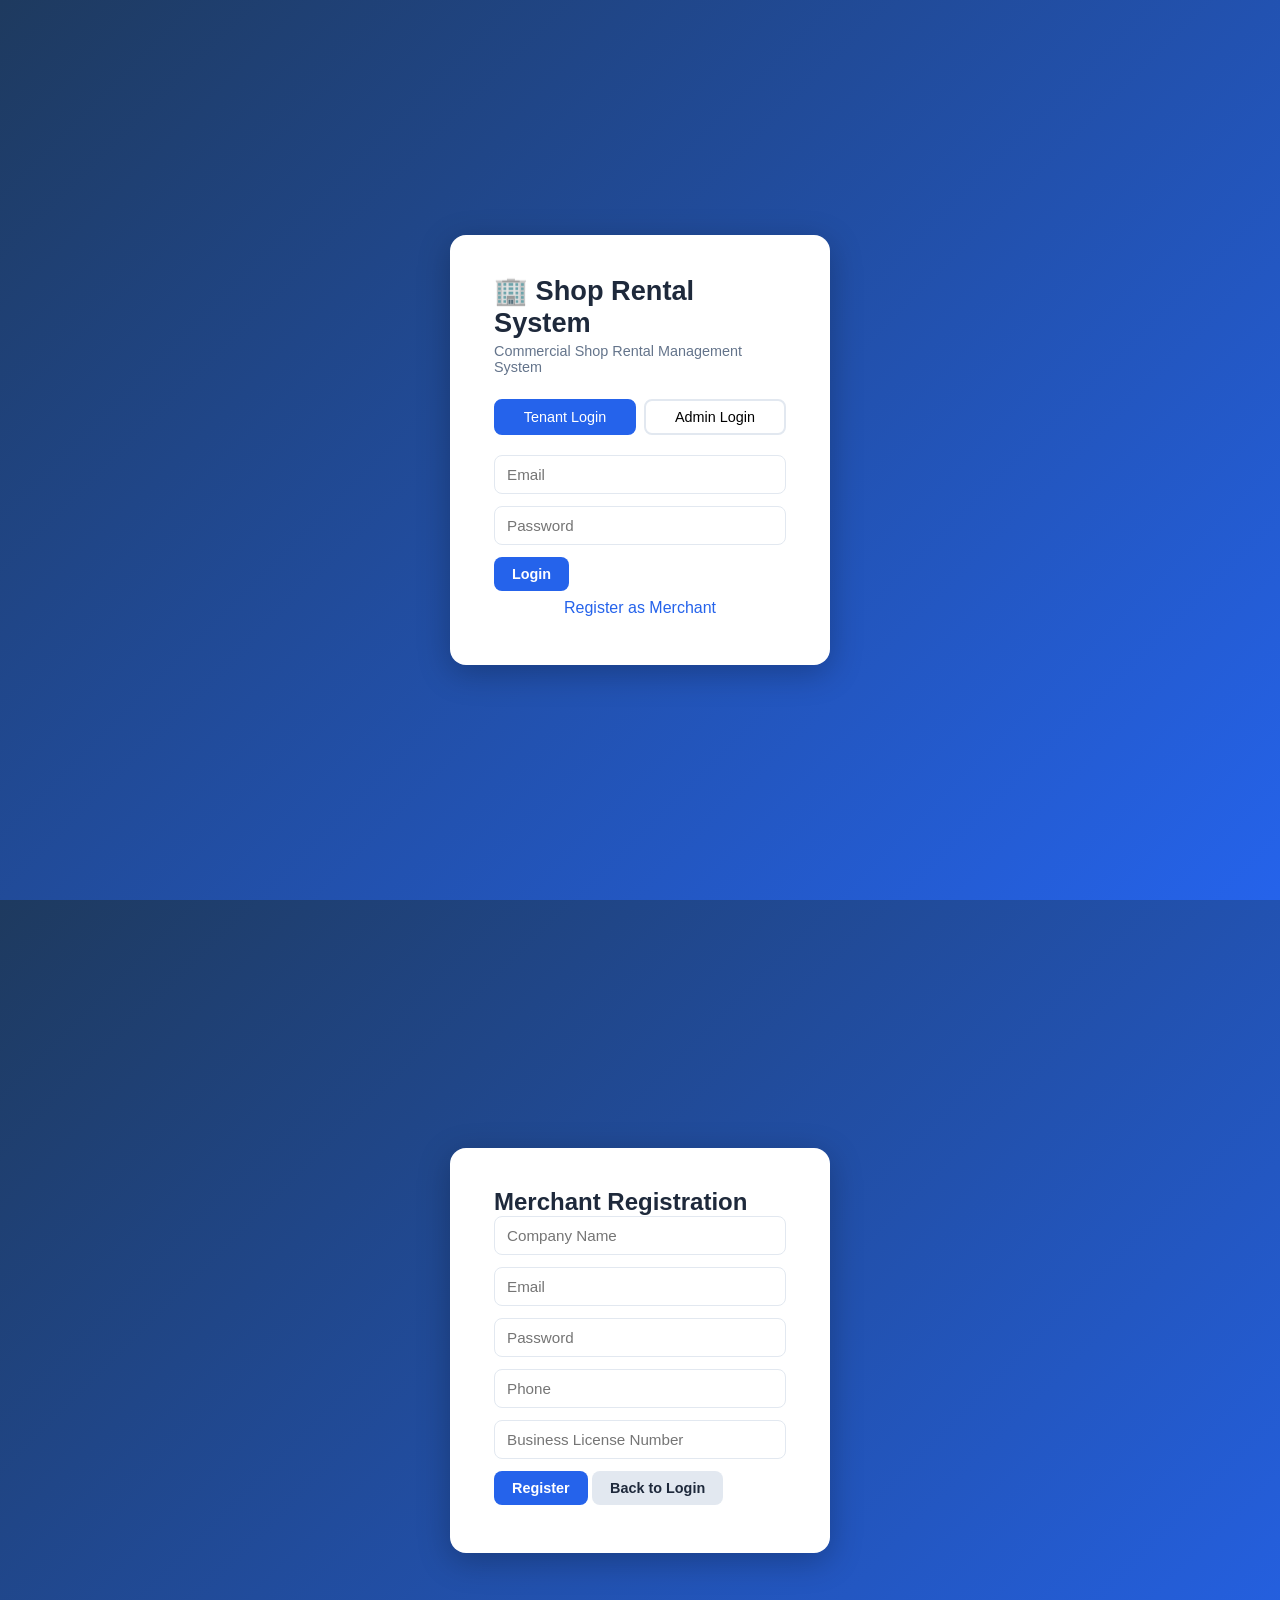
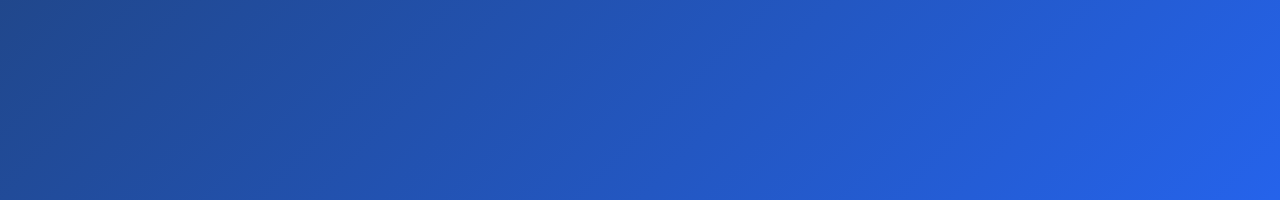
<file: Code/frontend/index.html>
<!DOCTYPE html>
<html lang="zh-HK">
<head>
  <meta charset="UTF-8" />
  <meta name="viewport" content="width=device-width, initial-scale=1.0" />
  <title>Commercial Shop Rental System</title>
  <link rel="stylesheet" href="css/style.css?v=2" />
</head>
<body>

<!-- ===== LOGIN SCREEN ===== -->
<div id="loginScreen" class="screen active">
  <div class="login-card">
    <h1>🏢 Shop Rental System</h1>
    <p class="sub">Commercial Shop Rental Management System</p>
    <div class="tab-row">
      <button class="tab-btn active" onclick="switchLoginTab('merchant')">Tenant Login</button>
      <button class="tab-btn" onclick="switchLoginTab('admin')">Admin Login</button>
    </div>
    <div id="merchantLoginForm">
      <input type="email" id="mEmail" placeholder="Email" />
      <input type="password" id="mPass" placeholder="Password" />
      <button class="btn-primary" onclick="merchantLogin()">Login</button>
      <p style="text-align:center;margin-top:8px"><a href="#" onclick="showRegisterScreen()">Register as Merchant</a></p>
    </div>
    <div id="adminLoginForm" style="display:none">
      <input type="text" id="aUser" placeholder="Username" />
      <input type="password" id="aPass" placeholder="Password" />
      <button class="btn-primary" onclick="adminLogin()">Login</button>
    </div>
    <p id="loginErr" class="error-msg"></p>
  </div>
</div>

<!-- ===== REGISTER SCREEN ===== -->
<div id="registerScreen" class="screen">
  <div class="login-card">
    <h2>Merchant Registration</h2>
    <input type="text" id="regName" placeholder="Company Name" />
    <input type="email" id="regEmail" placeholder="Email" />
    <input type="password" id="regPass" placeholder="Password" />
    <input type="text" id="regPhone" placeholder="Phone" />
    <input type="text" id="regLicense" placeholder="Business License Number" />
    <button class="btn-primary" onclick="registerMerchant()">Register</button>
    <button class="btn-secondary" onclick="showScreen('loginScreen')">Back to Login</button>
    <p id="regMsg" class="error-msg"></p>
  </div>
</div>

<!-- ===== MERCHANT DASHBOARD ===== -->
<div id="merchantDash" class="screen">
  <nav class="navbar">
    <span class="logo">🏢 Shop Rental</span>
    <div class="nav-links">
      <button onclick="showMerchantPage('shopBrowser')">Browse Shops</button>
      <button onclick="showMerchantPage('myContracts')">My Contracts</button>
      <button onclick="showMerchantPage('myPayments')">Payments</button>
    </div>
    <button class="btn-logout" onclick="logout()">Logout (<span id="mUserName"></span>)</button>
  </nav>

  <!-- Shop Browser -->
  <div id="shopBrowser" class="page active">
    <div class="page-header">
      <h2>Browse Available Shops</h2>
      <div class="view-toggle">
        <button id="btnGridView" class="active" onclick="setView('grid')">🗺 Floor Plan</button>
        <button id="btnListView" onclick="setView('list')">📋 List View</button>
      </div>
    </div>
    <div class="filter-row">
      <select id="filterBuilding" onchange="loadShops()">
        <option value="">All Buildings</option>
      </select>
      <select id="filterType" onchange="loadShops()">
        <option value="">All Types</option>
      </select>
      <select id="filterStatus" onchange="loadShops()">
        <option value="">All Statuses</option>
        <option value="AVAILABLE">Available</option>
        <option value="OCCUPIED">Occupied</option>
        <option value="MAINTENANCE">Maintenance</option>
      </select>
    </div>

    <!-- Floor Plan Grid View -->
    <div id="floorPlanView">
      <div id="floorPlanContainer"></div>
    </div>

    <!-- List View -->
    <div id="listView" style="display:none">
      <div id="shopList" class="card-grid"></div>
    </div>
  </div>

  <!-- My Contracts -->
  <div id="myContracts" class="page">
    <h2>My Lease Contracts</h2>
    <div id="contractList" class="table-wrap"></div>
  </div>

  <!-- My Payments -->
  <div id="myPayments" class="page">
    <h2>Payments</h2>
    <div id="paymentList" class="table-wrap"></div>
  </div>
</div>

<!-- ===== ADMIN DASHBOARD ===== -->
<div id="adminDash" class="screen">
  <nav class="navbar">
    <span class="logo">🔧 Admin Panel</span>
    <div class="nav-links">
      <button onclick="showAdminPage('adminDashboard')">Dashboard</button>
      <button onclick="showAdminPage('adminBuildings')">Buildings</button>
      <button onclick="showAdminPage('adminShops')">Shops</button>
      <button onclick="showAdminPage('adminMerchants')">Merchants</button>
      <button onclick="showAdminPage('adminContracts')">Contracts</button>
      <button onclick="showAdminPage('adminPayments')">Payments</button>
      <button onclick="showAdminPage('adminReports')">Reports</button>
    </div>
    <button class="btn-logout" onclick="logout()">Logout (<span id="aUserName"></span>)</button>
  </nav>

  <!-- Dashboard Overview -->
  <div id="adminDashboard" class="page active">
    <h2>Dashboard Overview</h2>
    <div id="reportCards" class="report-cards"></div>
    <h3 style="margin-top:24px">Audit Log</h3>
    <div id="auditLogBox" class="audit-box"></div>
  </div>

  <!-- Buildings -->
  <div id="adminBuildings" class="page">
    <div class="page-header">
      <h2>Buildings Management</h2>
      <button class="btn-primary" onclick="openBuildingModal()">+ Add Building</button>
    </div>
    <div id="buildingTable" class="table-wrap"></div>
  </div>

  <!-- Shops – with floor plan editor -->
  <div id="adminShops" class="page">
    <div class="page-header">
      <h2>Shop Management</h2>
      <select id="adminBuildingSelect" onchange="loadAdminFloorPlan()">
        <option value="">Select Building</option>
      </select>
      <button class="btn-primary" onclick="openShopModal(null)">+ Add Shop</button>
    </div>
    <div id="adminFloorPlanContainer"></div>
    <div id="adminShopTable" class="table-wrap" style="margin-top:20px"></div>
  </div>

  <!-- Merchants -->
  <div id="adminMerchants" class="page">
    <h2>Merchant Management</h2>
    <div id="merchantTable" class="table-wrap"></div>
  </div>

  <!-- Contracts -->
  <div id="adminContracts" class="page">
    <h2>Lease Contract Management</h2>
    <div id="adminContractTable" class="table-wrap"></div>
  </div>

  <!-- Payments -->
  <div id="adminPayments" class="page">
    <h2>Payment Management</h2>
    <div id="adminPaymentTable" class="table-wrap"></div>
  </div>

  <!-- Reports -->
  <div id="adminReports" class="page">
    <h2>Reports</h2>
    <div id="reportDetail" class="report-cards"></div>
  </div>
</div>

<!-- ===== MODALS ===== -->
<!-- Shop Detail / Lease Modal -->
<div id="shopModal" class="modal-overlay" style="display:none">
  <div class="modal">
    <button class="modal-close" onclick="closeModal('shopModal')">✕</button>
    <div id="shopModalContent"></div>
  </div>
</div>

<!-- Shop Edit Modal (Manager) -->
<div id="shopEditModal" class="modal-overlay" style="display:none">
  <div class="modal">
    <button class="modal-close" onclick="closeModal('shopEditModal')">✕</button>
    <h3 id="shopEditTitle">Edit Shop</h3>
    <form id="shopEditForm" onsubmit="submitShopEdit(event)">
      <input type="hidden" id="seId" />
      <input type="hidden" id="seBuildingId" />
      <label>Shop Number <input type="text" id="seNumber" required /></label>
      <label>Floor <input type="number" id="seFloor" required /></label>
      <label>Area (sq ft) <input type="number" step="0.1" id="seArea" required /></label>
      <label>Base Rent (HKD/mo) <input type="number" step="0.01" id="seBaseRent" required /></label>
      <label>Location <input type="text" id="seLocation" /></label>
      <label>Shop Type
        <select id="seShopType"></select>
      </label>
      <label>Grid Row <input type="number" id="seGridRow" min="0" /></label>
      <label>Grid Col <input type="number" id="seGridCol" min="0" /></label>
      <label>Status
        <select id="seStatus">
          <option value="AVAILABLE">Available</option>
          <option value="OCCUPIED">Occupied</option>
          <option value="MAINTENANCE">Maintenance</option>
        </select>
      </label>
      <label>Compliance
        <select id="seCompliance">
          <option value="COMPLIANT">Compliant</option>
          <option value="NON_COMPLIANT">Non-Compliant</option>
          <option value="PENDING">Pending</option>
        </select>
      </label>
      <label>Image URL <input type="text" id="seImageUrl" placeholder="images/shop.jpg" /></label>
      <div class="form-actions">
        <button type="submit" class="btn-primary">Save</button>
        <button type="button" class="btn-secondary" onclick="closeModal('shopEditModal')">Cancel</button>
      </div>
    </form>
  </div>
</div>

<!-- Building Edit Modal -->
<div id="buildingModal" class="modal-overlay" style="display:none">
  <div class="modal">
    <button class="modal-close" onclick="closeModal('buildingModal')">✕</button>
    <h3>Building Details</h3>
    <form id="buildingForm" onsubmit="submitBuilding(event)">
      <input type="hidden" id="bldId" />
      <label>Name <input type="text" id="bldName" required /></label>
      <label>Address <input type="text" id="bldAddress" required /></label>
      <label>Total Floors <input type="number" id="bldFloors" required /></label>
      <label>Grid Rows <input type="number" id="bldRows" value="4" /></label>
      <label>Grid Cols <input type="number" id="bldCols" value="5" /></label>
      <label>Status
        <select id="bldStatus">
          <option value="ACTIVE">Active</option>
          <option value="INACTIVE">Inactive</option>
        </select>
      </label>
      <div class="form-actions">
        <button type="submit" class="btn-primary">Save</button>
        <button type="button" class="btn-secondary" onclick="closeModal('buildingModal')">Cancel</button>
      </div>
    </form>
  </div>
</div>

<!-- Lease Application Modal -->
<div id="leaseModal" class="modal-overlay" style="display:none">
  <div class="modal">
    <button class="modal-close" onclick="closeModal('leaseModal')">✕</button>
    <h3>Apply for Lease</h3>
    <form id="leaseForm" onsubmit="submitLease(event)">
      <input type="hidden" id="leaseShopId" />
      <p id="leaseShopInfo" style="color:#555;margin-bottom:12px"></p>
      <label>Start Date <input type="date" id="leaseStart" required /></label>
      <label>End Date <input type="date" id="leaseEnd" required /></label>
      <div class="form-actions">
        <button type="submit" class="btn-primary">Apply</button>
        <button type="button" class="btn-secondary" onclick="closeModal('leaseModal')">Cancel</button>
      </div>
    </form>
  </div>
</div>

<script src="js/app.js?v=2"></script>
</body>
</html>
</file>
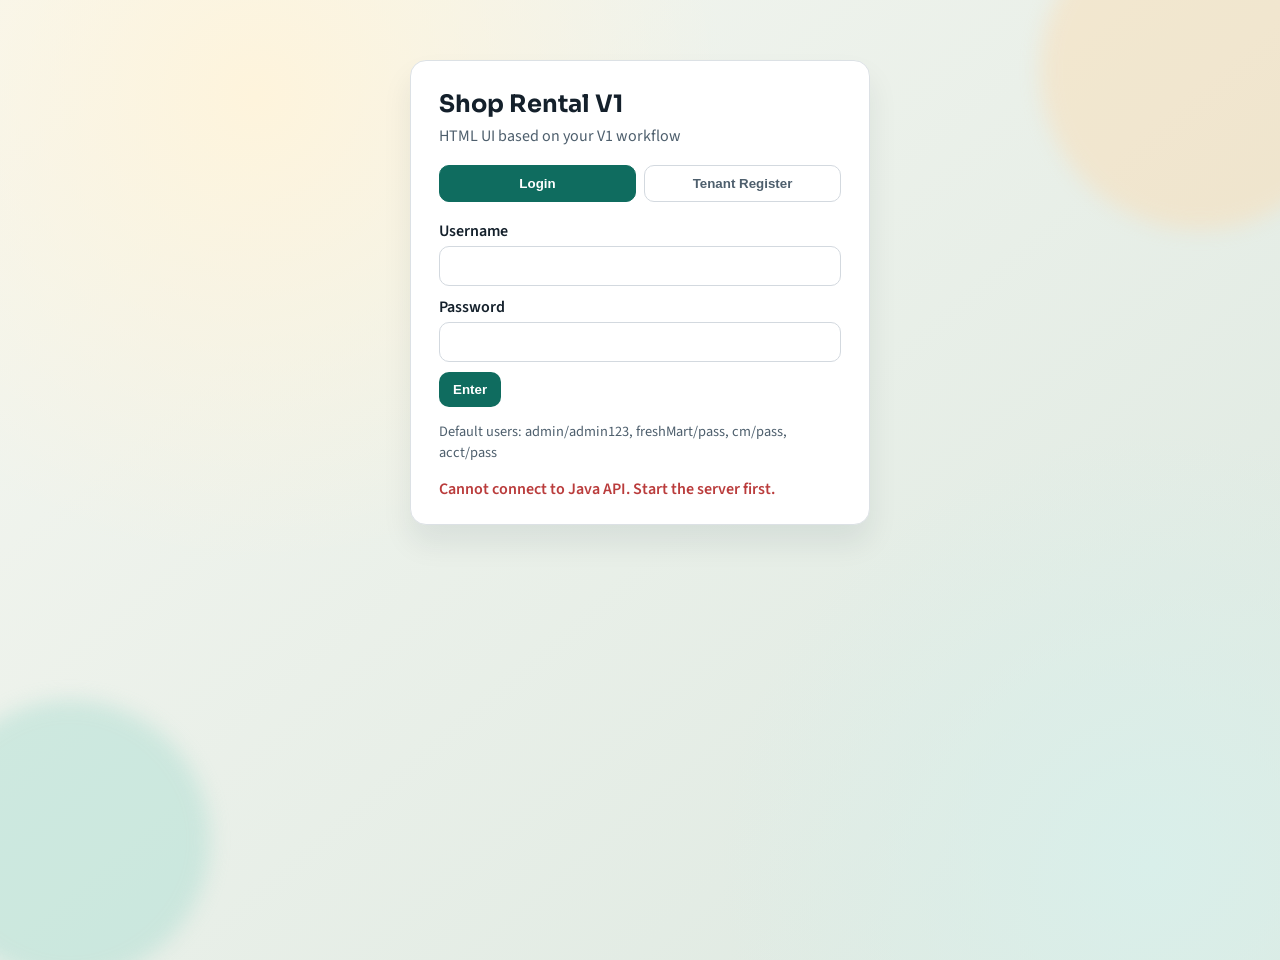
<file: Code/V1/frontend/index.html>
<!DOCTYPE html>
<html lang="en">

<head>
    <meta charset="UTF-8" />
    <meta name="viewport" content="width=device-width, initial-scale=1.0" />
    <title>Shop Rental V1 UI</title>
    <link rel="preconnect" href="https://fonts.googleapis.com" />
    <link rel="preconnect" href="https://fonts.gstatic.com" crossorigin />
    <link
        href="https://fonts.googleapis.com/css2?family=Sora:wght@400;600;700&family=Source+Sans+3:wght@400;600&display=swap"
        rel="stylesheet" />
    <link rel="stylesheet" href="css/style.css" />
</head>

<body>
    <div class="bg-decor bg-decor-a"></div>
    <div class="bg-decor bg-decor-b"></div>

    <main class="app-shell">
        <section id="loginView" class="view active">
            <div class="auth-card glass">
                <h1>Shop Rental V1</h1>
                <p class="sub">HTML UI based on your V1 workflow</p>

                <div class="tabs">
                    <button id="tabLogin" class="tab active" type="button">Login</button>
                    <button id="tabRegister" class="tab" type="button">Tenant Register</button>
                </div>

                <form id="loginForm" class="panel-form active">
                    <label>Username
                        <input id="loginUsername" type="text" required />
                    </label>
                    <label>Password
                        <input id="loginPassword" type="password" required />
                    </label>
                    <button class="btn btn-primary" type="submit">Enter</button>
                </form>

                <form id="registerForm" class="panel-form">
                    <label>Username
                        <input id="regUsername" type="text" required />
                    </label>
                    <label>Password
                        <input id="regPassword" type="password" required />
                    </label>
                    <button class="btn btn-primary" type="submit">Create Tenant Account</button>
                </form>

                <p class="hint">Default users: admin/admin123, freshMart/pass, cm/pass, acct/pass</p>
                <p id="authMessage" class="message"></p>
            </div>
        </section>

        <section id="appView" class="view">
            <header class="topbar glass">
                <div>
                    <h2 id="welcomeText">Welcome</h2>
                    <p id="roleText" class="sub"></p>
                </div>
                <div class="topbar-actions">
                    <button id="btnResetData" class="btn btn-ghost" type="button">Reset Demo Data</button>
                    <button id="btnLogout" class="btn btn-primary" type="button">Logout</button>
                </div>
            </header>

            <nav id="roleNav" class="role-nav"></nav>

            <section class="content-grid">
                <article id="tenantShops" class="panel hidden">
                    <div class="panel-head">
                        <h3>Open Shops</h3>
                        <span class="chip">Tenant</span>
                    </div>
                    <div id="tenantShopList" class="cards"></div>
                </article>

                <article id="tenantContracts" class="panel hidden">
                    <div class="panel-head">
                        <h3>My Contracts</h3>
                        <span class="chip">Tenant</span>
                    </div>
                    <div id="tenantContractList" class="table-wrap"></div>
                </article>

                <article id="tenantSales" class="panel hidden">
                    <div class="panel-head">
                        <h3>Upload Monthly Sales</h3>
                        <span class="chip">Tenant</span>
                    </div>
                    <form id="salesForm" class="inline-form">
                        <label>Month
                            <input id="salesMonth" type="month" required />
                        </label>
                        <label>Total Sales
                            <input id="salesAmount" type="number" min="0" step="0.01" required />
                        </label>
                        <button class="btn btn-primary" type="submit">Generate Payment</button>
                    </form>
                    <p class="hint">Uses the active contract only.</p>
                </article>

                <article id="tenantPayments" class="panel hidden">
                    <div class="panel-head">
                        <h3>My Payments</h3>
                        <span class="chip">Tenant</span>
                    </div>
                    <div id="tenantPaymentList" class="table-wrap"></div>
                </article>

                <article id="managerContracts" class="panel hidden">
                    <div class="panel-head">
                        <h3>Contract Queue</h3>
                        <span class="chip">Contract Manager</span>
                    </div>
                    <div id="managerContractList" class="table-wrap"></div>
                </article>

                <article id="managerShops" class="panel hidden">
                    <div class="panel-head">
                        <h3>Shop Status Management</h3>
                        <span class="chip">Contract Manager</span>
                    </div>
                    <div id="managerShopList" class="table-wrap"></div>
                </article>

                <article id="accountingPayments" class="panel hidden">
                    <div class="panel-head">
                        <h3>Payments Verification</h3>
                        <span class="chip">Accounting</span>
                    </div>
                    <div id="accountingPaymentList" class="table-wrap"></div>
                </article>

                <article id="accountingInspect" class="panel hidden">
                    <div class="panel-head">
                        <h3>Shop Inspection Snapshot</h3>
                        <span class="chip">Accounting</span>
                    </div>
                    <div id="inspectList" class="cards"></div>
                </article>

                <article id="adminUsers" class="panel hidden">
                    <div class="panel-head">
                        <h3>User Management</h3>
                        <span class="chip">System Admin</span>
                    </div>
                    <form id="createUserForm" class="inline-form tight">
                        <label>Role
                            <select id="newUserRole">
                                <option value="tenant">tenant</option>
                                <option value="accounting">accounting</option>
                                <option value="contractmanager">contractmanager</option>
                                <option value="floor">floor</option>
                            </select>
                        </label>
                        <label>Username
                            <input id="newUsername" type="text" required />
                        </label>
                        <label>Password
                            <input id="newUserPassword" type="text" required />
                        </label>
                        <button class="btn btn-primary" type="submit">Create User</button>
                    </form>
                    <div id="adminUserList" class="table-wrap"></div>
                </article>

                <article id="adminShops" class="panel hidden">
                    <div class="panel-head">
                        <h3>Shop CRUD</h3>
                        <span class="chip">System Admin</span>
                    </div>
                    <form id="shopForm" class="inline-form tight">
                        <label>Shop Number
                            <input id="shopNum" type="text" required />
                        </label>
                        <label>Area
                            <input id="shopArea" type="number" min="1" step="0.1" required />
                        </label>
                        <label>Type
                            <select id="shopType">
                                <option>FNB</option>
                                <option>POPUP</option>
                                <option>SOLID</option>
                            </select>
                        </label>
                        <button class="btn btn-primary" type="submit">Create Shop</button>
                    </form>
                    <div id="adminShopList" class="table-wrap"></div>
                </article>

                <article id="auditLogPanel" class="panel hidden">
                    <div class="panel-head">
                        <h3>Activity Log</h3>
                        <span class="chip">System</span>
                    </div>
                    <div id="auditLog" class="log-box"></div>
                </article>
            </section>

            <p id="appMessage" class="message app-msg"></p>
        </section>
    </main>

    <script src="js/app.js"></script>
</body>

</html>
</file>
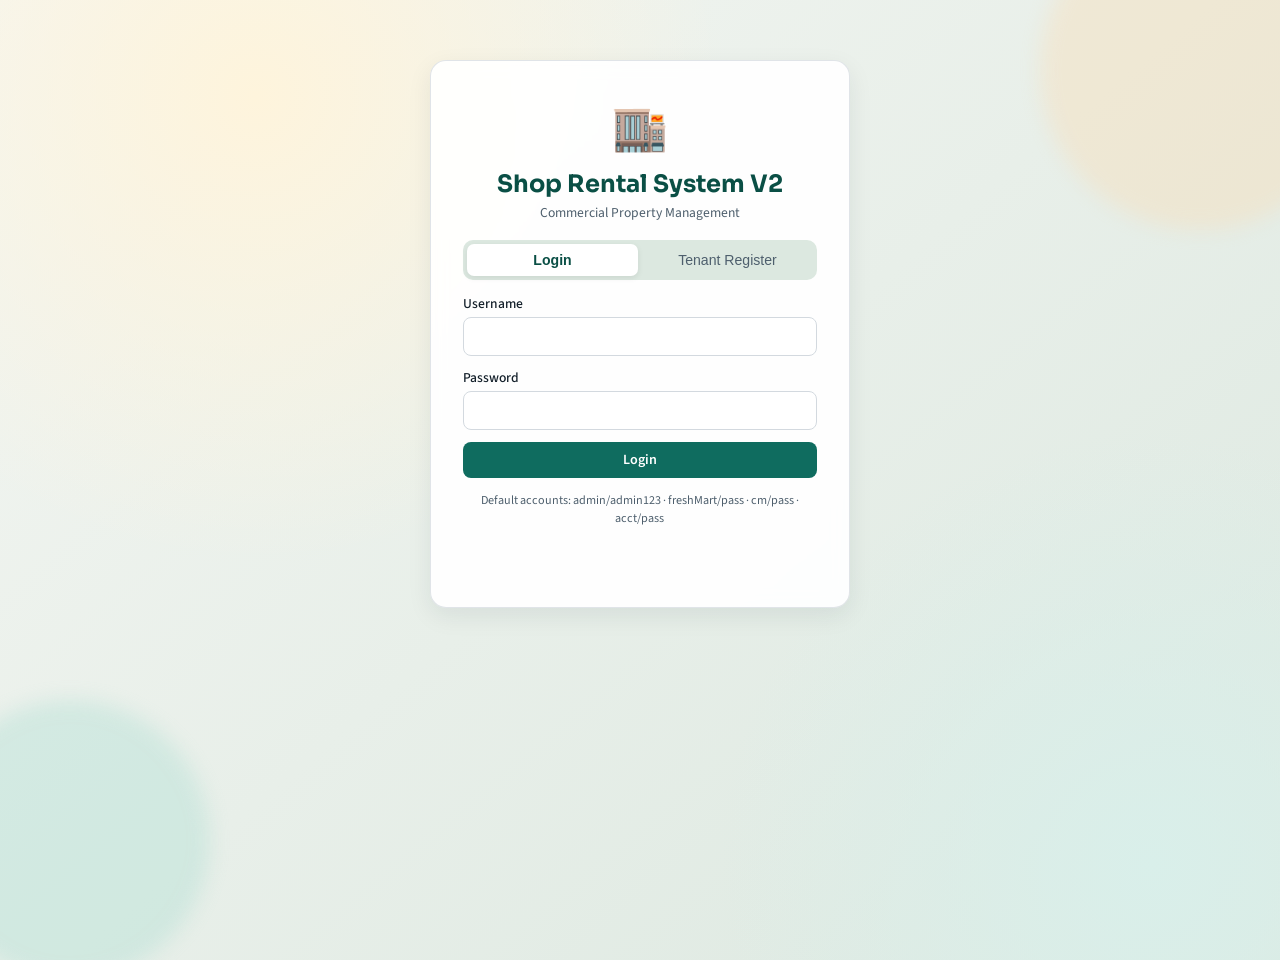
<file: Code/V2/frontend/index.html>
<!DOCTYPE html>
<html lang="en">
<head>
  <meta charset="UTF-8" />
  <meta name="viewport" content="width=device-width, initial-scale=1.0" />
  <title>Shop Rental System V2</title>
  <link rel="preconnect" href="https://fonts.googleapis.com" />
  <link rel="preconnect" href="https://fonts.gstatic.com" crossorigin />
  <link href="https://fonts.googleapis.com/css2?family=Sora:wght@400;600;700&family=Source+Sans+3:wght@400;600&display=swap" rel="stylesheet" />
  <link rel="stylesheet" href="css/style.css" />
</head>
<body>
  <div class="bg-decor bg-decor-a"></div>
  <div class="bg-decor bg-decor-b"></div>

  <main class="app-shell">

    <!-- Login -->
    <section id="loginView" class="view active">
      <div class="auth-card glass">
        <div class="auth-logo">🏬</div>
        <h1>Shop Rental System V2</h1>
        <p class="sub">Commercial Property Management</p>
        <div class="tabs">
          <button id="tabLogin" class="tab active" type="button">Login</button>
          <button id="tabRegister" class="tab" type="button">Tenant Register</button>
        </div>
        <form id="loginForm" class="panel-form active">
          <label>Username <input id="loginUsername" type="text" autocomplete="username" required /></label>
          <label>Password <input id="loginPassword" type="password" autocomplete="current-password" required /></label>
          <button class="btn btn-primary" type="submit">Login</button>
        </form>
        <form id="registerForm" class="panel-form">
          <label>Username <input id="regUsername" type="text" required /></label>
          <label>Password <input id="regPassword" type="password" required /></label>
          <button class="btn btn-primary" type="submit">Create Tenant Account</button>
        </form>
        <p class="hint">Default accounts: admin/admin123 &middot; freshMart/pass &middot; cm/pass &middot; acct/pass</p>
        <p id="authMessage" class="message"></p>
      </div>
    </section>

    <!-- App -->
    <section id="appView" class="view">
      <header class="topbar glass">
        <div class="topbar-brand">
          <span class="topbar-icon">🏬</span>
          <div>
            <h2 id="welcomeText">Welcome</h2>
            <p id="roleText" class="sub"></p>
          </div>
        </div>
        <div class="topbar-actions">
          <button id="btnResetData" class="btn btn-ghost" type="button">Reset Demo Data</button>
          <button id="btnLogout" class="btn btn-primary" type="button">Logout</button>
        </div>
      </header>

      <nav id="roleNav" class="role-nav"></nav>
      <p id="appMessage" class="message app-msg"></p>

      <section class="content-grid">

        <article id="floorPlanPanel" class="panel hidden full-width">
          <div class="panel-head">
            <h3>🗺️ Mall Floor Plan</h3>
            <div style="display:flex;gap:8px;align-items:center;flex-wrap:wrap">
              <span class="chip" id="floorPlanChip">Select a shop</span>
              <button id="btnDrawMode" class="btn btn-sm btn-ghost hidden" type="button">✏️ Draw Shop</button>
            </div>
          </div>
          <!-- Floor tabs -->
          <div id="floorTabs" class="floor-tabs"></div>
          <div id="drawToolbar" class="draw-toolbar hidden">
            <strong>Draw mode:</strong>
            <span>Click &amp; drag empty cells to define shape, then:</span>
            <label>No. <input id="drawShopNum" type="text" placeholder="e.g. C-101" style="width:90px" /></label>
            <label>Area(m²) <input id="drawShopArea" type="number" min="1" step="0.1" placeholder="30" style="width:70px" /></label>
            <label>Type
              <select id="drawShopType">
                <option value="FNB">F&amp;B</option>
                <option value="POPUP">Pop-up</option>
                <option value="SOLID">Solid</option>
              </select>
            </label>
            <button id="btnDrawConfirm" class="btn btn-sm btn-primary" type="button">Add Shop</button>
            <button id="btnDrawCancel" class="btn btn-sm btn-ghost" type="button">Cancel</button>
          </div>
          <div class="floor-plan-wrap">
            <div class="floor-plan-scroll">
              <div id="floorPlanGrid" class="floor-plan-grid"></div>
              <div class="floor-legend">
                <span class="legend-item"><span class="legend-dot open"></span>Available</span>
                <span class="legend-item"><span class="legend-dot closed"></span>Closed</span>
                <span class="legend-item"><span class="legend-dot repair"></span>Under Repair</span>
                <span class="legend-item"><span class="legend-dot rented"></span>Rented</span>
              </div>
              <p id="dragHint" class="drag-hint hidden">✋ Drag to move &nbsp;·&nbsp; ↘ Corner to resize &nbsp;·&nbsp; ✏️ Draw Shop to paint new shape</p>
            </div>
          </div>
        </article>

        <!-- CM: Floor Management -->
        <article id="managerFloors" class="panel hidden">
          <div class="panel-head">
            <h3>Floor Management</h3>
            <span class="chip">Contract Manager</span>
          </div>
          <div id="floorList" class="table-wrap"></div>
          <form id="addFloorForm" class="inline-form" style="margin-top:14px">
            <label>New Floor Name <input id="addFloorName" type="text" placeholder="e.g. 3F" style="max-width:120px" required /></label>
            <button class="btn btn-primary btn-sm" type="submit">Add Floor</button>
          </form>
        </article>

        <!-- Tenant: My Contracts -->
        <article id="tenantContracts" class="panel hidden">
          <div class="panel-head"><h3>My Contracts</h3><span class="chip">Tenant</span></div>
          <div id="tenantContractList" class="table-wrap"></div>
        </article>

        <!-- Tenant: Upload Sales -->
        <article id="tenantSales" class="panel hidden">
          <div class="panel-head"><h3>Upload Monthly Sales</h3><span class="chip">Tenant</span></div>
          <div id="activeTenantContractInfo" class="active-info"></div>
          <form id="salesForm" class="inline-form">
            <label>Month <input id="salesMonth" type="month" required /></label>
            <label>Total Sales <input id="salesAmount" type="number" min="0" step="0.01" required /></label>
            <button class="btn btn-primary" type="submit">Generate Payment</button>
          </form>
        </article>

        <!-- Tenant: Payments -->
        <article id="tenantPayments" class="panel hidden">
          <div class="panel-head"><h3>My Payments</h3><span class="chip">Tenant</span></div>
          <div id="tenantPaymentList" class="table-wrap"></div>
        </article>

        <!-- Manager: Contracts -->
        <article id="managerContracts" class="panel hidden">
          <div class="panel-head"><h3>Contract Management</h3><span class="chip">Contract Manager</span></div>
          <div id="managerContractList" class="table-wrap"></div>
        </article>

        <!-- Manager: Shop Admin -->
        <article id="managerShops" class="panel hidden">
          <div class="panel-head">
            <h3>Shop Management</h3>
            <button id="btnAddShop" class="btn btn-sm btn-primary" type="button">+ Add Shop</button>
          </div>
          <div id="managerShopList" class="table-wrap"></div>
          <div id="shopFormWrap" class="form-wrap hidden">
            <h4 id="shopFormTitle">Add Shop</h4>
            <form id="shopForm">
              <input type="hidden" id="shopFormId" />
              <div class="shop-form-grid">
                <label>Shop No. <input id="shopFormNum" type="text" required /></label>
                <label>Area (m²) <input id="shopFormArea" type="number" min="1" step="0.1" required /></label>
                <label>Type
                  <select id="shopFormType">
                    <option value="FNB">F&amp;B</option>
                    <option value="POPUP">Pop-up</option>
                    <option value="SOLID">Solid</option>
                  </select>
                </label>
                <label>Status
                  <select id="shopFormStatus">
                    <option value="OPEN">Open</option>
                    <option value="CLOSED">Closed</option>
                    <option value="UNDER_REPAIR">Under Repair</option>
                  </select>
                </label>
                <label>Floor
                  <select id="shopFormFloor"></select>
                </label>
              </div>
              <fieldset class="pos-fieldset">
                <legend>Floor Plan Position (or drag on map)</legend>
                <div class="pos-grid">
                  <label>Col <input id="shopFormPosX" type="number" min="0" value="0" /></label>
                  <label>Row <input id="shopFormPosY" type="number" min="0" value="0" /></label>
                  <label>Width <input id="shopFormWidth" type="number" min="1" value="2" /></label>
                  <label>Height <input id="shopFormHeight" type="number" min="1" value="2" /></label>
                </div>
              </fieldset>
              <div class="form-actions" style="margin-top:14px">
                <button class="btn btn-primary" type="submit">Save</button>
                <button class="btn btn-ghost" type="button" id="btnCancelShopForm">Cancel</button>
              </div>
            </form>
          </div>
        </article>

        <!-- Accounting: Payments -->
        <article id="accountingPayments" class="panel hidden">
          <div class="panel-head"><h3>Payment Verification</h3><span class="chip">Accounting</span></div>
          <div id="accountingPaymentList" class="table-wrap"></div>
        </article>

        <!-- Accounting: Inspect -->
        <article id="accountingInspect" class="panel hidden">
          <div class="panel-head"><h3>Shop Inspection</h3><span class="chip">Accounting</span></div>
          <div id="accountingShopList" class="table-wrap"></div>
        </article>

        <!-- Admin: Users -->
        <article id="adminUsers" class="panel hidden">
          <div class="panel-head">
            <h3>User Management</h3>
            <button id="btnAddUser" class="btn btn-sm btn-primary" type="button">+ Add User</button>
          </div>
          <div id="adminUserList" class="table-wrap"></div>
          <div id="userFormWrap" class="form-wrap hidden">
            <h4>Add User</h4>
            <form id="userForm" class="inline-form">
              <label>Role
                <select id="userFormRole">
                  <option value="tenant">Tenant</option>
                  <option value="contractmanager">Contract Manager</option>
                  <option value="accounting">Accounting</option>
                </select>
              </label>
              <label>Username <input id="userFormUsername" type="text" required /></label>
              <label>Password <input id="userFormPassword" type="password" required /></label>
              <div class="form-actions">
                <button class="btn btn-primary" type="submit">Create</button>
                <button class="btn btn-ghost" type="button" id="btnCancelUserForm">Cancel</button>
              </div>
            </form>
          </div>
        </article>

        <!-- Admin: Shops -->
        <article id="adminShops" class="panel hidden">
          <div class="panel-head"><h3>Shop Overview (Admin)</h3></div>
          <div id="adminShopList" class="table-wrap"></div>
        </article>

        <!-- Audit Log -->
        <article id="auditLogPanel" class="panel hidden">
          <div class="panel-head"><h3>📋 Activity Log</h3></div>
          <div id="auditLogList" class="log-list"></div>
        </article>

      </section>
    </section>
  </main>

  <!-- Floating shop info popover -->
  <div id="shopInfoCard" class="shop-popover hidden">
    <button id="shopPopoverClose" class="popover-close" type="button" aria-label="Close">✕</button>
    <h4 id="shopInfoTitle">Shop Info</h4>
    <div id="shopInfoBody"></div>
    <div id="shopInfoActions" class="shop-info-actions"></div>
  </div>

  <!-- Lease Request Modal -->
  <div id="leaseModal" class="modal-overlay hidden">
    <div class="modal glass">
      <h3>Request Lease</h3>
      <p id="leaseModalShopInfo" class="modal-info"></p>
      <form id="leaseForm" class="inline-form">
        <label>Base Rent (HKD/month) <input id="leaseBaseRent" type="number" min="1" step="0.01" required /></label>
        <div class="form-actions">
          <button class="btn btn-primary" type="submit">Submit Request</button>
          <button class="btn btn-ghost" type="button" id="btnCloseLeaseModal">Cancel</button>
        </div>
      </form>
    </div>
  </div>

  <script src="js/app.js"></script>
</body>
</html>
</file>
<file: Code/frontend/css/style.css>
/* ============================================================
   Base Reset & Variables
   ============================================================ */
*, *::before, *::after { box-sizing: border-box; margin: 0; padding: 0; }

:root {
  --primary: #2563eb;
  --primary-dark: #1d4ed8;
  --success: #16a34a;
  --warning: #d97706;
  --danger: #dc2626;
  --bg: #f1f5f9;
  --card: #ffffff;
  --border: #e2e8f0;
  --text: #1e293b;
  --muted: #64748b;
  --radius: 10px;
  --shadow: 0 2px 12px rgba(0,0,0,.08);
}

body { font-family: 'Segoe UI', sans-serif; background: var(--bg); color: var(--text); }

/* ============================================================
   Screens & Pages
   ============================================================ */
.screen { display: none; min-height: 100vh; }
.screen.active { display: block; }

.page { display: none; padding: 28px 36px; }
.page.active { display: block; }

.page-header {
  display: flex; align-items: center; gap: 12px; flex-wrap: wrap;
  margin-bottom: 20px;
}
.page-header h2 { flex: 1; font-size: 1.5rem; }

/* ============================================================
   Login
   ============================================================ */
#loginScreen, #registerScreen {
  display: flex; align-items: center; justify-content: center;
  background: linear-gradient(135deg, #1e3a5f 0%, #2563eb 100%);
}
#loginScreen.active, #registerScreen.active { display: flex; }

.login-card {
  background: var(--card); border-radius: 16px; padding: 40px 44px;
  width: 380px; box-shadow: 0 8px 32px rgba(0,0,0,.25);
}
.login-card h1 { font-size: 1.7rem; margin-bottom: 4px; }
.login-card .sub { color: var(--muted); font-size: .9rem; margin-bottom: 24px; }

.tab-row { display: flex; gap: 8px; margin-bottom: 20px; }
.tab-btn {
  flex: 1; padding: 8px; border: 2px solid var(--border); border-radius: 8px;
  background: transparent; cursor: pointer; font-size: .9rem; transition: all .2s;
}
.tab-btn.active { border-color: var(--primary); background: var(--primary); color: #fff; }

.login-card input, .login-card select {
  width: 100%; padding: 10px 12px; border: 1.5px solid var(--border);
  border-radius: 8px; font-size: .95rem; margin-bottom: 12px; outline: none;
  transition: border-color .2s;
}
.login-card input:focus { border-color: var(--primary); }

/* ============================================================
   Navbar
   ============================================================ */
.navbar {
  display: flex; align-items: center; gap: 8px; padding: 0 24px;
  height: 56px; background: #1e3a5f; color: #fff; flex-wrap: wrap;
}
.navbar .logo { font-size: 1.15rem; font-weight: 700; margin-right: 16px; }
.nav-links { display: flex; gap: 4px; flex: 1; flex-wrap: wrap; }
.nav-links button {
  background: transparent; border: none; color: rgba(255,255,255,.8);
  padding: 6px 12px; border-radius: 6px; cursor: pointer; font-size: .9rem;
  transition: background .2s;
}
.nav-links button:hover { background: rgba(255,255,255,.15); }

/* ============================================================
   Buttons
   ============================================================ */
.btn-primary, .btn-secondary, .btn-logout, .btn-danger, .btn-success {
  padding: 9px 18px; border-radius: 8px; border: none; cursor: pointer;
  font-size: .9rem; font-weight: 600; transition: filter .15s;
}
.btn-primary   { background: var(--primary); color: #fff; }
.btn-primary:hover { filter: brightness(1.1); }
.btn-secondary { background: var(--border); color: var(--text); }
.btn-secondary:hover { filter: brightness(.95); }
.btn-logout    { background: rgba(255,255,255,.15); color: #fff; }
.btn-danger    { background: var(--danger); color: #fff; }
.btn-success   { background: var(--success); color: #fff; }

/* ============================================================
   View Toggle
   ============================================================ */
.view-toggle { display: flex; gap: 4px; }
.view-toggle button {
  padding: 7px 14px; border: 1.5px solid var(--border); border-radius: 8px;
  background: transparent; cursor: pointer; font-size: .85rem; transition: all .2s;
}
.view-toggle button.active { background: var(--primary); color: #fff; border-color: var(--primary); }

/* ============================================================
   Filters
   ============================================================ */
.filter-row { display: flex; gap: 10px; margin-bottom: 16px; flex-wrap: wrap; }
.filter-row select {
  padding: 7px 10px; border: 1.5px solid var(--border); border-radius: 8px;
  font-size: .9rem; cursor: pointer;
}

/* ============================================================
   Floor Plan Grid
   ============================================================ */
.floor-section { margin-bottom: 28px; }
.floor-section h3 { font-size: 1rem; color: var(--muted); margin-bottom: 10px; }

.floor-grid {
  display: inline-grid; gap: 6px; padding: 12px;
  background: #e8edf5; border-radius: 10px;
}

.grid-cell {
  width: 96px; height: 72px; border-radius: 8px; display: flex; flex-direction: column;
  align-items: center; justify-content: center; font-size: .72rem; font-weight: 600;
  cursor: pointer; border: 2px solid transparent; transition: transform .15s, box-shadow .15s;
  position: relative; overflow: hidden; text-align: center; padding: 4px;
}
.grid-cell:hover { transform: scale(1.04); box-shadow: 0 4px 16px rgba(0,0,0,.18); }
.grid-cell.empty {
  background: #dde3ed; color: #aaa; cursor: default; border-style: dashed;
  border-color: #c0c8d8;
}
.grid-cell.empty:hover { transform: none; box-shadow: none; }

/* Status colours */
.grid-cell.AVAILABLE   { background: #dcfce7; border-color: #86efac; color: #14532d; }
.grid-cell.OCCUPIED    { background: #fef9c3; border-color: #fde047; color: #713f12; }
.grid-cell.MAINTENANCE { background: #fee2e2; border-color: #fca5a5; color: #7f1d1d; }

.grid-cell .cell-num   { font-size: .8rem; font-weight: 700; }
.grid-cell .cell-type  { font-size: .65rem; color: inherit; opacity: .8; }
.grid-cell .cell-rent  { font-size: .65rem; }
.grid-cell .cell-status-badge {
  position: absolute; top: 3px; right: 4px; font-size: .55rem;
  background: rgba(0,0,0,.15); padding: 1px 4px; border-radius: 4px;
}

/* Cell with image background */
.grid-cell.has-image { background-size: cover; background-position: center; }
.grid-cell.has-image .cell-overlay {
  position: absolute; inset: 0; background: rgba(0,0,0,.45);
  display: flex; flex-direction: column; align-items: center; justify-content: center;
  color: #fff; border-radius: 6px;
}

/* Admin editable cell indicator */
.grid-cell.admin-mode::after {
  content: '✏'; position: absolute; bottom: 2px; left: 4px; font-size: .65rem; opacity: .6;
}

/* ============================================================
   Shop Cards (List View)
   ============================================================ */
.card-grid { display: grid; grid-template-columns: repeat(auto-fill, minmax(240px, 1fr)); gap: 16px; }

.shop-card {
  background: var(--card); border-radius: var(--radius); box-shadow: var(--shadow);
  overflow: hidden; cursor: pointer; transition: transform .15s;
}
.shop-card:hover { transform: translateY(-3px); }
.shop-card .card-img {
  width: 100%; height: 130px; object-fit: cover; background: #dde3ed;
  display: flex; align-items: center; justify-content: center; color: #aaa; font-size: 2rem;
}
.shop-card .card-img img { width: 100%; height: 100%; object-fit: cover; }
.shop-card .card-body { padding: 14px; }
.shop-card h4 { font-size: 1rem; margin-bottom: 4px; }
.shop-card p  { font-size: .82rem; color: var(--muted); }

/* ============================================================
   Tables
   ============================================================ */
.table-wrap { overflow-x: auto; }
table { width: 100%; border-collapse: collapse; font-size: .88rem; }
th { background: #f8fafc; padding: 10px 14px; text-align: left; font-weight: 600;
     border-bottom: 2px solid var(--border); white-space: nowrap; }
td { padding: 10px 14px; border-bottom: 1px solid var(--border); vertical-align: middle; }
tr:hover td { background: #f8fafc; }

/* ============================================================
   Status Badges
   ============================================================ */
.badge {
  display: inline-block; padding: 2px 8px; border-radius: 20px; font-size: .75rem; font-weight: 600;
}
.badge-green   { background: #dcfce7; color: #14532d; }
.badge-yellow  { background: #fef9c3; color: #713f12; }
.badge-red     { background: #fee2e2; color: #7f1d1d; }
.badge-blue    { background: #dbeafe; color: #1e3a8a; }
.badge-gray    { background: #f1f5f9; color: #475569; }

/* ============================================================
   Report Cards
   ============================================================ */
.report-cards { display: flex; gap: 16px; flex-wrap: wrap; margin-bottom: 20px; }
.report-card {
  background: var(--card); border-radius: var(--radius); box-shadow: var(--shadow);
  padding: 20px 28px; min-width: 160px;
}
.report-card .rc-label { font-size: .82rem; color: var(--muted); margin-bottom: 6px; }
.report-card .rc-value { font-size: 1.8rem; font-weight: 700; color: var(--primary); }

/* ============================================================
   Audit Log
   ============================================================ */
.audit-box {
  background: #0f172a; color: #94a3b8; font-family: monospace; font-size: .8rem;
  padding: 16px; border-radius: var(--radius); max-height: 240px; overflow-y: auto;
  line-height: 1.6;
}

/* ============================================================
   Modals
   ============================================================ */
.modal-overlay {
  position: fixed; inset: 0; background: rgba(0,0,0,.5);
  display: flex; align-items: center; justify-content: center; z-index: 1000;
}
.modal {
  background: var(--card); border-radius: 14px; padding: 32px 36px;
  width: 460px; max-width: 95vw; max-height: 90vh; overflow-y: auto;
  position: relative; box-shadow: 0 16px 48px rgba(0,0,0,.25);
}
.modal-close {
  position: absolute; top: 14px; right: 16px; background: none; border: none;
  font-size: 1.1rem; cursor: pointer; color: var(--muted);
}
.modal h3 { margin-bottom: 18px; font-size: 1.15rem; }
.modal label {
  display: block; font-size: .85rem; font-weight: 600; color: var(--muted);
  margin-bottom: 12px;
}
.modal label input, .modal label select, .modal label textarea {
  display: block; width: 100%; margin-top: 4px; padding: 8px 10px;
  border: 1.5px solid var(--border); border-radius: 8px; font-size: .9rem;
}
.form-actions { display: flex; gap: 10px; margin-top: 20px; justify-content: flex-end; }

/* ============================================================
   Shop Detail in Modal
   ============================================================ */
.shop-detail-img {
  width: 100%; height: 180px; object-fit: cover; border-radius: 10px; margin-bottom: 16px;
}
.shop-detail-info p { margin-bottom: 8px; font-size: .9rem; }
.shop-detail-info strong { color: var(--text); }

/* ============================================================
   Error / Success messages
   ============================================================ */
.error-msg  { color: var(--danger); font-size: .85rem; margin-top: 8px; text-align: center; }
.success-msg{ color: var(--success); font-size: .85rem; margin-top: 8px; text-align: center; }

/* ============================================================
   Misc
   ============================================================ */
a { color: var(--primary); text-decoration: none; }
a:hover { text-decoration: underline; }
</file>
<file: Code/V1/frontend/css/style.css>
:root {
  --bg-1: #f6f7f1;
  --bg-2: #dce8e0;
  --card: #ffffff;
  --ink: #14202b;
  --muted: #4e5f6d;
  --line: #d3d9df;
  --brand: #0f6c5f;
  --brand-strong: #0a4f45;
  --accent: #e68a2e;
  --danger: #ba3c3c;
  --ok: #1b8a53;
}

* {
  box-sizing: border-box;
}

body {
  margin: 0;
  color: var(--ink);
  font-family: "Source Sans 3", "Trebuchet MS", sans-serif;
  background: radial-gradient(circle at 20% 10%, #fef4dc 0%, transparent 35%),
              radial-gradient(circle at 90% 90%, #d9efea 0%, transparent 30%),
              linear-gradient(140deg, var(--bg-1), var(--bg-2));
  min-height: 100vh;
}

h1,
h2,
h3 {
  margin: 0;
  font-family: "Sora", "Verdana", sans-serif;
}

.sub {
  margin: 6px 0 0;
  color: var(--muted);
}

.app-shell {
  width: min(1220px, 94vw);
  margin: 26px auto;
  position: relative;
  z-index: 2;
}

.bg-decor {
  position: fixed;
  border-radius: 50%;
  filter: blur(10px);
  opacity: 0.38;
  z-index: 1;
  pointer-events: none;
}

.bg-decor-a {
  width: 320px;
  height: 320px;
  background: #ffd8a7;
  top: -90px;
  right: -80px;
  animation: floatA 9s ease-in-out infinite;
}

.bg-decor-b {
  width: 280px;
  height: 280px;
  background: #9cd9cc;
  left: -70px;
  bottom: -80px;
  animation: floatB 10s ease-in-out infinite;
}

@keyframes floatA {
  0% { transform: translateY(0) translateX(0); }
  50% { transform: translateY(16px) translateX(-8px); }
  100% { transform: translateY(0) translateX(0); }
}

@keyframes floatB {
  0% { transform: translateY(0) translateX(0); }
  50% { transform: translateY(-14px) translateX(10px); }
  100% { transform: translateY(0) translateX(0); }
}

.glass {
  background: color-mix(in srgb, var(--card) 90%, #ffffff 10%);
  border: 1px solid color-mix(in srgb, var(--line) 80%, #ffffff 20%);
  border-radius: 16px;
  backdrop-filter: blur(8px);
  box-shadow: 0 18px 30px rgba(19, 33, 47, 0.08);
}

.view {
  display: none;
}

.view.active {
  display: block;
  animation: reveal 340ms ease;
}

@keyframes reveal {
  from { opacity: 0; transform: translateY(12px); }
  to { opacity: 1; transform: translateY(0); }
}

.auth-card {
  width: min(460px, 94vw);
  margin: 60px auto;
  padding: 28px 28px 24px;
}

.tabs {
  margin: 18px 0;
  display: grid;
  grid-template-columns: 1fr 1fr;
  gap: 8px;
}

.tab {
  border: 1px solid var(--line);
  border-radius: 10px;
  background: #fff;
  color: var(--muted);
  font-weight: 600;
  padding: 10px;
  cursor: pointer;
}

.tab.active {
  background: var(--brand);
  border-color: var(--brand);
  color: #fff;
}

.panel-form {
  display: none;
}

.panel-form.active {
  display: block;
}

label {
  display: block;
  font-weight: 600;
  margin-bottom: 10px;
}

input,
select {
  width: 100%;
  margin-top: 4px;
  border: 1px solid var(--line);
  border-radius: 10px;
  font-size: 0.98rem;
  padding: 10px;
  background: #fff;
}

input:focus,
select:focus {
  outline: 2px solid color-mix(in srgb, var(--brand) 35%, #ffffff 65%);
  border-color: var(--brand);
}

.btn {
  border: none;
  border-radius: 10px;
  padding: 10px 14px;
  font-weight: 700;
  cursor: pointer;
}

.btn-primary {
  background: var(--brand);
  color: #fff;
}

.btn-primary:hover {
  background: var(--brand-strong);
}

.btn-ghost {
  background: #fff;
  border: 1px solid var(--line);
  color: var(--ink);
}

.btn-danger {
  background: var(--danger);
  color: #fff;
}

.btn-ok {
  background: var(--ok);
  color: #fff;
}

.hint {
  color: var(--muted);
  font-size: 0.9rem;
}

.message {
  min-height: 1.3rem;
  margin: 12px 0 0;
  font-weight: 600;
  color: var(--brand-strong);
}

.topbar {
  padding: 16px 20px;
  display: flex;
  justify-content: space-between;
  gap: 12px;
  align-items: center;
}

.topbar-actions {
  display: flex;
  gap: 8px;
}

.role-nav {
  margin: 14px 0 16px;
  display: flex;
  gap: 8px;
  flex-wrap: wrap;
}

.role-nav button {
  border: 1px solid var(--line);
  border-radius: 999px;
  padding: 8px 12px;
  background: #fff;
  color: var(--muted);
  font-weight: 700;
  cursor: pointer;
}

.role-nav button.active {
  border-color: var(--brand);
  color: var(--brand);
  background: color-mix(in srgb, var(--brand) 12%, #fff 88%);
}

.content-grid {
  display: grid;
  gap: 12px;
  grid-template-columns: repeat(12, minmax(0, 1fr));
}

.panel {
  grid-column: span 12;
  background: #fff;
  border: 1px solid var(--line);
  border-radius: 14px;
  padding: 16px;
}

.hidden {
  display: none;
}

.panel-head {
  display: flex;
  justify-content: space-between;
  gap: 8px;
  align-items: center;
  margin-bottom: 10px;
}

.chip {
  border-radius: 999px;
  border: 1px solid var(--line);
  padding: 4px 10px;
  color: var(--muted);
  font-size: 0.86rem;
}

.cards {
  display: grid;
  grid-template-columns: repeat(auto-fill, minmax(220px, 1fr));
  gap: 10px;
}

.card {
  border: 1px solid var(--line);
  border-radius: 12px;
  padding: 12px;
  background: linear-gradient(160deg, #ffffff 10%, #f9fbfd 100%);
}

.card h4 {
  margin: 0 0 6px;
  font-family: "Sora", "Verdana", sans-serif;
  font-size: 1.03rem;
}

.kv {
  margin: 0;
  color: var(--muted);
  font-size: 0.94rem;
}

.inline-form {
  display: grid;
  grid-template-columns: repeat(3, minmax(0, 1fr));
  gap: 10px;
  align-items: end;
}

.inline-form.tight {
  grid-template-columns: repeat(4, minmax(0, 1fr));
}

.table-wrap {
  overflow: auto;
}

table {
  width: 100%;
  border-collapse: collapse;
  font-size: 0.95rem;
}

th,
td {
  text-align: left;
  border-bottom: 1px solid var(--line);
  padding: 8px 6px;
  vertical-align: top;
}

th {
  color: var(--muted);
  font-weight: 700;
}

.badge {
  border-radius: 999px;
  padding: 3px 8px;
  font-size: 0.8rem;
  font-weight: 700;
}

.badge.OPEN,
.badge.ACTIVE,
.badge.CONFIRMED {
  background: #dcf6e7;
  color: #155f38;
}

.badge.CLOSED,
.badge.PENDING_APPROVAL,
.badge.UNVERIFIED {
  background: #fff1d8;
  color: #83540d;
}

.badge.UNDER_REPAIR,
.badge.TERMINATED,
.badge.EXPIRED {
  background: #ffe4e4;
  color: #8f2121;
}

.log-box {
  max-height: 220px;
  overflow: auto;
  border-radius: 10px;
  background: #1f2f3e;
  color: #d0deea;
  padding: 10px;
  font-family: Consolas, "Courier New", monospace;
  font-size: 0.86rem;
}

.app-msg {
  margin: 12px 4px;
}

@media (max-width: 900px) {
  .inline-form,
  .inline-form.tight {
    grid-template-columns: 1fr;
  }

  .topbar {
    flex-direction: column;
    align-items: flex-start;
  }

  .topbar-actions {
    width: 100%;
  }

  .topbar-actions .btn {
    flex: 1;
  }
}
</file>
<file: Code/V2/frontend/css/style.css>
:root {
  --bg-1: #f4f6f2;
  --bg-2: #dce8e0;
  --card: #ffffff;
  --ink: #14202b;
  --muted: #4e5f6d;
  --line: #d3d9df;
  --brand: #0f6c5f;
  --brand-strong: #0a4f45;
  --accent: #e68a2e;
  --danger: #ba3c3c;
  --ok: #1b8a53;
  --warn: #c97a10;
}

* { box-sizing: border-box; }

body {
  margin: 0;
  color: var(--ink);
  font-family: "Source Sans 3", system-ui, sans-serif;
  background: radial-gradient(circle at 20% 10%, #fef4dc 0%, transparent 35%),
              radial-gradient(circle at 90% 90%, #d9efea 0%, transparent 30%),
              linear-gradient(140deg, var(--bg-1), var(--bg-2));
  min-height: 100vh;
}

h1, h2, h3, h4 { margin: 0; font-family: "Sora", system-ui, sans-serif; }
.sub { margin: 4px 0 0; color: var(--muted); font-size: 0.85rem; }

.app-shell { width: min(1320px, 96vw); margin: 20px auto; position: relative; z-index: 2; }

/* Background decorations */
.bg-decor { position: fixed; border-radius: 50%; filter: blur(10px); opacity: 0.3; z-index: 1; pointer-events: none; }
.bg-decor-a { width: 320px; height: 320px; background: #ffd8a7; top: -90px; right: -80px; animation: floatA 9s ease-in-out infinite; }
.bg-decor-b { width: 280px; height: 280px; background: #9cd9cc; left: -70px; bottom: -80px; animation: floatB 10s ease-in-out infinite; }
@keyframes floatA { 0%,100% { transform: translateY(0); } 50% { transform: translateY(16px); } }
@keyframes floatB { 0%,100% { transform: translateY(0); } 50% { transform: translateY(-14px); } }

.glass {
  background: rgba(255,255,255,0.93);
  border: 1px solid rgba(211,217,223,0.7);
  border-radius: 16px;
  backdrop-filter: blur(8px);
  box-shadow: 0 8px 24px rgba(19,33,47,0.08);
}

/* ── Views ── */
.view { display: none; }
.view.active { display: block; }

/* ── Auth Card ── */
.auth-card { max-width: 420px; margin: 60px auto; padding: 36px 32px; text-align: center; }
.auth-logo { font-size: 2.8rem; margin-bottom: 8px; }
.auth-card h1 { font-size: 1.5rem; color: var(--brand-strong); }
.hint { font-size: 0.76rem; color: var(--muted); margin-top: 14px; line-height: 1.5; }
.message { font-size: 0.85rem; min-height: 1.2em; margin-top: 8px; }
.app-msg { margin: 6px 0 0; text-align: center; }

/* ── Tabs ── */
.tabs { display: flex; gap: 4px; background: var(--bg-2); border-radius: 10px; padding: 4px; margin: 18px 0 14px; }
.tab { flex: 1; padding: 8px; border: none; background: transparent; border-radius: 7px; cursor: pointer; font-size: 0.88rem; color: var(--muted); transition: all .18s; }
.tab.active { background: var(--card); color: var(--brand-strong); font-weight: 600; box-shadow: 0 2px 6px rgba(0,0,0,.08); }

/* ── Forms ── */
.panel-form { display: none; flex-direction: column; gap: 12px; }
.panel-form.active { display: flex; }

/* Labels stack vertically, inputs fill their container */
.panel-form label,
.inline-form label {
  display: flex;
  flex-direction: column;
  gap: 4px;
  font-size: 0.85rem;
  font-weight: 500;
  text-align: left;
  min-width: 0;   /* prevent overflow */
}

.panel-form input,
.panel-form select,
.inline-form input,
.inline-form select {
  width: 100%;
  padding: 8px 11px;
  border: 1px solid var(--line);
  border-radius: 8px;
  font-size: 0.92rem;
  font-family: inherit;
  outline: none;
  transition: border-color .18s;
  min-width: 0;
}
.panel-form input:focus,
.panel-form select:focus,
.inline-form input:focus,
.inline-form select:focus { border-color: var(--brand); }

/* inline-form: wrapping flex row, each label takes natural width */
.inline-form {
  display: flex;
  flex-wrap: wrap;
  gap: 12px;
  align-items: flex-end;
}
.inline-form label { flex: 1 1 160px; }
.inline-form .form-actions { flex: 0 0 auto; }

.form-wrap {
  margin-top: 16px;
  padding: 18px;
  background: var(--bg-1);
  border-radius: 12px;
  border: 1px solid var(--line);
}
.form-wrap h4 { margin-bottom: 14px; font-size: 0.95rem; }

.form-actions { display: flex; gap: 8px; flex-wrap: wrap; }

/* Position fieldset inside shop form */
.pos-fieldset {
  border: 1px solid var(--line);
  border-radius: 8px;
  padding: 10px 12px;
  margin: 0;
  flex: 1 1 100%;
}
.pos-fieldset legend { font-size: 0.78rem; color: var(--muted); padding: 0 5px; }
.pos-grid {
  display: grid;
  grid-template-columns: repeat(4, 1fr);
  gap: 8px;
  margin-top: 6px;
}
/* Override the global width:100% for inputs inside pos-grid */
.pos-grid label {
  flex: unset;
  min-width: unset;
  font-size: 0.8rem;
  display: flex;
  flex-direction: column;
  gap: 3px;
}
.pos-grid input {
  width: 100%;
  max-width: 80px;
  padding: 6px 8px;
  font-size: 0.85rem;
}

/* ── Buttons ── */
.btn {
  padding: 8px 16px;
  border: none;
  border-radius: 8px;
  cursor: pointer;
  font-size: 0.88rem;
  font-weight: 600;
  font-family: inherit;
  transition: all .15s;
  white-space: nowrap;
}
.btn-primary { background: var(--brand); color: #fff; }
.btn-primary:hover { background: var(--brand-strong); }
.btn-ghost { background: transparent; color: var(--brand); border: 1.5px solid var(--brand); }
.btn-ghost:hover { background: rgba(15,108,95,.08); }
.btn-danger { background: var(--danger); color: #fff; }
.btn-danger:hover { background: #9a2f2f; }
.btn-sm { padding: 5px 12px; font-size: 0.8rem; }
.btn-xs { padding: 3px 9px; font-size: 0.76rem; border-radius: 6px; }

/* ── Topbar ── */
.topbar { display: flex; align-items: center; justify-content: space-between; padding: 12px 20px; margin-bottom: 14px; flex-wrap: wrap; gap: 10px; }
.topbar-brand { display: flex; align-items: center; gap: 10px; }
.topbar-icon { font-size: 1.7rem; line-height: 1; }
.topbar h2 { font-size: 1.1rem; }
.topbar-actions { display: flex; gap: 8px; flex-wrap: wrap; }

/* ── Nav ── */
.role-nav { display: flex; flex-wrap: wrap; gap: 6px; margin-bottom: 14px; }
.nav-btn {
  padding: 7px 14px;
  border: 1px solid var(--line);
  border-radius: 9px;
  cursor: pointer;
  font-size: 0.85rem;
  font-weight: 500;
  font-family: inherit;
  background: rgba(255,255,255,0.75);
  color: var(--muted);
  transition: all .15s;
}
.nav-btn.active { background: var(--brand); color: #fff; border-color: var(--brand); }
.nav-btn:hover:not(.active) { background: rgba(15,108,95,.1); color: var(--brand); }

/* ── Content Grid ── */
.content-grid { display: grid; grid-template-columns: repeat(auto-fill, minmax(460px, 1fr)); gap: 14px; }
.panel {
  background: rgba(255,255,255,0.9);
  border: 1px solid var(--line);
  border-radius: 13px;
  padding: 18px;
  min-width: 0;   /* prevent grid blowout */
  overflow: hidden;
}
.panel.hidden { display: none; }
.full-width { grid-column: 1 / -1; }
.panel-head { display: flex; align-items: center; justify-content: space-between; margin-bottom: 14px; flex-wrap: wrap; gap: 8px; }
.panel-head h3 { font-size: 1rem; }
.chip { font-size: 0.7rem; padding: 3px 9px; border-radius: 20px; background: var(--bg-2); color: var(--muted); font-weight: 600; white-space: nowrap; }

/* ── Tables ── */
.table-wrap { overflow-x: auto; }
table { width: 100%; border-collapse: collapse; font-size: 0.85rem; }
th { text-align: left; padding: 7px 9px; background: var(--bg-2); color: var(--muted); font-weight: 600; font-size: 0.78rem; white-space: nowrap; }
td { padding: 7px 9px; border-bottom: 1px solid var(--line); vertical-align: middle; }
tr:last-child td { border-bottom: none; }
tr:hover td { background: rgba(15,108,95,.03); }

/* ── Badges ── */
.badge { display: inline-block; padding: 2px 7px; border-radius: 5px; font-size: 0.73rem; font-weight: 600; white-space: nowrap; }
.badge.OPEN, .badge.ACTIVE, .badge.CONFIRMED { background: #d4f0e0; color: var(--ok); }
.badge.CLOSED, .badge.TERMINATED, .badge.EXPIRED { background: #fde8e8; color: var(--danger); }
.badge.UNDER_REPAIR, .badge.PENDING_APPROVAL, .badge.UNVERIFIED { background: #fef3e0; color: var(--warn); }
.badge.DRAFT { background: #e8edf2; color: var(--muted); }
.badge.FNB { background: #fde8d0; color: #a05010; }
.badge.POPUP { background: #e8e0fd; color: #5030a0; }
.badge.SOLID { background: #e0eafd; color: #1040a0; }
.badge.tenant { background: #e0f0fd; color: #104080; }
.badge.contractmanager { background: #e8fde0; color: #205010; }
.badge.accounting { background: #fde8f0; color: #801040; }
.badge.systemadmin { background: #f0e8fd; color: #501080; }

/* ── Active Info Banner ── */
.active-info {
  padding: 9px 13px;
  background: var(--bg-2);
  border-radius: 8px;
  font-size: 0.85rem;
  margin-bottom: 12px;
  color: var(--muted);
  line-height: 1.5;
}

/* ── Log List ── */
.log-list { max-height: 300px; overflow-y: auto; font-size: 0.78rem; font-family: monospace; }
.log-entry { padding: 4px 8px; border-bottom: 1px solid var(--line); color: var(--muted); word-break: break-all; }
.log-entry:last-child { border-bottom: none; }
.empty { color: var(--muted); font-size: 0.85rem; padding: 6px 0; margin: 0; }

/* ── Role-gated elements (CSS safety net, immune to JS timing) ── */
/* Hide CM-only controls for everyone except CM */
body:not([data-role="contractmanager"]) #btnDrawMode,
body:not([data-role="contractmanager"]) #dragHint,
body:not([data-role="contractmanager"]) #drawToolbar {
  display: none !important;
}

/* ════════════════════════════════════════════════
   FLOOR PLAN
   ════════════════════════════════════════════════ */

/* Floor tabs */
.floor-tabs {
  display: flex;
  flex-wrap: wrap;
  gap: 6px;
  margin-bottom: 12px;
}
.floor-tab {
  padding: 6px 14px;
  border: 1px solid var(--line);
  border-radius: 8px;
  background: rgba(255,255,255,0.7);
  color: var(--muted);
  cursor: pointer;
  font-size: 0.82rem;
  font-weight: 600;
  transition: all .15s;
}
.floor-tab.active {
  background: var(--brand);
  color: #fff;
  border-color: var(--brand);
}
.floor-tab:hover:not(.active) {
  background: rgba(15,108,95,.12);
  color: var(--brand);
}

.floor-plan-wrap {
  display: block;
}

/* Scrollable container so the grid never overflows the panel */
.floor-plan-scroll {
  overflow: auto;
  flex: 1 1 auto;
  min-width: 0;
  border-radius: 10px;
}

/* The actual CSS-grid canvas */
.floor-plan-grid {
  display: grid;
  grid-template-columns: repeat(16, 96px);
  grid-template-rows: repeat(12, 96px);
  gap: 5px;
  background: #e4ebe5;
  padding: 10px;
  border-radius: 10px;
  border: 2px solid var(--line);
  position: relative;
  min-width: max-content;
  user-select: none;
}

/* Each shop cell */
.floor-cell {
  border-radius: 8px;
  display: flex;
  flex-direction: column;
  align-items: center;
  justify-content: center;
  font-size: 0.78rem;
  font-weight: 600;
  text-align: center;
  padding: 6px;
  border: 2px solid transparent;
  position: relative;
  overflow: visible;
  transition: box-shadow .12s;
  cursor: pointer;
  box-sizing: border-box;
}
.floor-cell:hover { box-shadow: 0 4px 14px rgba(0,0,0,.18); z-index: 2; }
.floor-cell.selected { border-color: var(--accent) !important; box-shadow: 0 0 0 3px rgba(230,138,46,.35); z-index: 3; }

.floor-cell.status-OPEN       { background: #d4f0e0; color: #0a5c30; border-color: #a8dfc0; }
.floor-cell.status-CLOSED     { background: #fde8e8; color: #7a2020; border-color: #f0b8b8; }
.floor-cell.status-UNDER_REPAIR { background: #fef3e0; color: #7a4a00; border-color: #f0d898; }
.floor-cell.status-RENTED     { background: #d0e8f8; color: #0a3060; border-color: #a0c8e8; }

.floor-cell .cell-icon  { font-size: 1.3rem; line-height: 1; }
.floor-cell .cell-num   { font-size: 0.85rem; font-weight: 700; margin-top: 3px; }
.floor-cell .cell-type  { font-size: 0.68rem; opacity: 0.75; }

/* ── Drag mode (CM only) ── */
.floor-cell.draggable { cursor: grab; }
.floor-cell.draggable:active { cursor: grabbing; }
.floor-cell.drag-over { outline: 2px dashed var(--accent); outline-offset: 2px; }

/* Resize handle — bottom-right corner, CM only */
.resize-handle {
  position: absolute;
  bottom: 2px;
  right: 2px;
  width: 14px;
  height: 14px;
  cursor: se-resize;
  opacity: 0.55;
  display: flex;
  align-items: center;
  justify-content: center;
  font-size: 10px;
  color: var(--brand-strong);
  z-index: 10;
}
.resize-handle:hover { opacity: 1; }

/* Ghost cell shown while dragging */
.drag-ghost {
  position: absolute;
  border-radius: 8px;
  background: rgba(15,108,95,.18);
  border: 2px dashed var(--brand);
  pointer-events: none;
  z-index: 20;
  transition: none;
}

/* ── Shop Info Floating Popover ── */
.shop-popover {
  position: fixed;
  z-index: 50;
  width: 260px;
  background: var(--card);
  border: 1px solid var(--line);
  border-radius: 13px;
  padding: 16px;
  box-shadow: 0 8px 28px rgba(19,33,47,0.18);
  pointer-events: auto;
  /* smooth appear */
  animation: popoverIn .15s ease;
}
.shop-popover.hidden { display: none; }

@keyframes popoverIn {
  from { opacity: 0; transform: scale(0.94) translateY(4px); }
  to   { opacity: 1; transform: scale(1)    translateY(0); }
}

.popover-close {
  position: absolute;
  top: 8px;
  right: 10px;
  background: none;
  border: none;
  cursor: pointer;
  font-size: 0.85rem;
  color: var(--muted);
  padding: 2px 5px;
  border-radius: 5px;
  line-height: 1;
}
.popover-close:hover { background: var(--bg-2); color: var(--ink); }

.shop-popover h4 { margin-bottom: 10px; color: var(--brand-strong); font-size: 0.95rem; padding-right: 20px; }
.shop-info-body-row {
  display: flex;
  justify-content: space-between;
  align-items: center;
  padding: 5px 0;
  border-bottom: 1px solid var(--line);
  font-size: 0.84rem;
  gap: 8px;
}
.shop-info-body-row:last-child { border-bottom: none; }
.shop-info-body-row .label { color: var(--muted); white-space: nowrap; }
.shop-info-body-row span:last-child { text-align: right; word-break: break-word; }
.shop-info-actions { display: flex; flex-direction: column; gap: 7px; margin-top: 12px; }

/* ── Floor Plan Legend ── */
.floor-legend { display: flex; flex-wrap: wrap; gap: 12px; margin-top: 10px; font-size: 0.78rem; color: var(--muted); }
.legend-item { display: flex; align-items: center; gap: 5px; }
.legend-dot { width: 13px; height: 13px; border-radius: 3px; flex-shrink: 0; }
.legend-dot.open   { background: #d4f0e0; border: 1.5px solid #a8dfc0; }
.legend-dot.closed { background: #fde8e8; border: 1.5px solid #f0b8b8; }
.legend-dot.repair { background: #fef3e0; border: 1.5px solid #f0d898; }
.legend-dot.rented { background: #d0e8f8; border: 1.5px solid #a0c8e8; }

/* CM drag hint */
.drag-hint {
  font-size: 0.76rem;
  color: var(--muted);
  margin-top: 6px;
  display: flex;
  align-items: center;
  gap: 5px;
}

/* ── Modal ── */
.modal-overlay { position: fixed; inset: 0; background: rgba(0,0,0,.45); display: flex; align-items: center; justify-content: center; z-index: 100; padding: 16px; }
.modal-overlay.hidden { display: none; }
.modal { padding: 28px; max-width: 420px; width: 100%; }
.modal h3 { margin-bottom: 10px; }
.modal-info { color: var(--muted); font-size: 0.88rem; margin-bottom: 14px; padding: 9px 12px; background: var(--bg-2); border-radius: 8px; line-height: 1.5; }
.modal .inline-form { flex-direction: column; }
.modal .inline-form label { flex: unset; }

/* CM draw-mode: empty cells become paint targets */
.floor-plan-grid.draw-mode {
  cursor: crosshair;
}
.floor-plan-grid.draw-mode .floor-cell {
  cursor: default;
}
.grid-empty-cell {
  border-radius: 4px;
  background: rgba(0,0,0,0.03);
  border: 1px dashed rgba(0,0,0,0.10);
  transition: background .1s;
  cursor: crosshair;
  position: relative;
  z-index: 1;
  box-sizing: border-box;
}
.grid-empty-cell:hover {
  background: rgba(15,108,95,0.10);
  border-color: var(--brand);
}
.grid-empty-cell.paint-selected {
  background: rgba(15,108,95,0.25);
  border: 2px solid var(--brand);
  border-radius: 0;
  z-index: 2;
}

/* Hole cells — gaps inside custom-shape shops, blend into grid background */
.grid-hole-cell {
  background: #e4ebe5;
  border: none;
  border-radius: 0;
  cursor: default;
  z-index: 2;
}

/* Overlay divs that render the connected painted shape */
.draw-cell-overlay {
  position: absolute;
  background: rgba(15,108,95,0.25);
  pointer-events: none;
  z-index: 5;
  box-sizing: border-box;
}

/* Custom-shape shop cells: no radius/border — shape overlay handles the outline.
   Outline fills the 5px CSS grid gap visually without affecting layout. */
.floor-cell.no-radius {
  border-radius: 0 !important;
  border: none !important;
  box-shadow: none !important;
  outline: 3px solid var(--cell-fill-color, #d4f0e0);
  outline-offset: 0px;
  z-index: 1;
}
.floor-cell.no-radius.status-OPEN       { --cell-fill-color: #d4f0e0; }
.floor-cell.no-radius.status-CLOSED     { --cell-fill-color: #fde8e8; }
.floor-cell.no-radius.status-UNDER_REPAIR { --cell-fill-color: #fef3e0; }
.floor-cell.no-radius.status-RENTED     { --cell-fill-color: #d0e8f8; }

/* Shape overlay for saved cell-list shops */
.shop-shape-overlay {
  position: absolute;
  pointer-events: none;
  z-index: 4;
  box-sizing: border-box;
}

/* Draw toolbar shown in CM floor plan header */
.draw-toolbar {
  display: flex;
  align-items: center;
  gap: 8px;
  flex-wrap: wrap;
  margin-top: 10px;
  padding: 8px 12px;
  background: var(--bg-2);
  border-radius: 9px;
  font-size: 0.82rem;
  color: var(--muted);
}
.draw-toolbar.hidden { display: none; }
.draw-toolbar strong { color: var(--ink); }
.draw-toolbar input[type=text],
.draw-toolbar select {
  padding: 5px 8px;
  border: 1px solid var(--line);
  border-radius: 7px;
  font-size: 0.82rem;
  font-family: inherit;
  width: auto;
  min-width: 0;
}

/* ── Shop form grid ── */
.shop-form-grid {
  display: grid;
  grid-template-columns: 1fr 1fr;
  gap: 10px;
  margin-bottom: 12px;
}
.shop-form-grid label {
  display: flex;
  flex-direction: column;
  gap: 4px;
  font-size: 0.85rem;
  font-weight: 500;
}
.shop-form-grid input,
.shop-form-grid select {
  width: 100%;
  padding: 8px 10px;
  border: 1px solid var(--line);
  border-radius: 8px;
  font-size: 0.9rem;
  font-family: inherit;
  outline: none;
}
.shop-form-grid input:focus,
.shop-form-grid select:focus { border-color: var(--brand); }

/* ── Responsive ── */
@media (max-width: 640px) {
  .content-grid { grid-template-columns: 1fr; }
  .topbar { padding: 10px 14px; }
  .floor-plan-grid {
    grid-template-columns: repeat(16, 60px);
    grid-template-rows: repeat(12, 60px);
  }
  /* shop-info-card is now a fixed popover, no responsive override needed */
  .inline-form label { flex: 1 1 100%; }
  .shop-form-grid { grid-template-columns: 1fr; }
}
</file>
